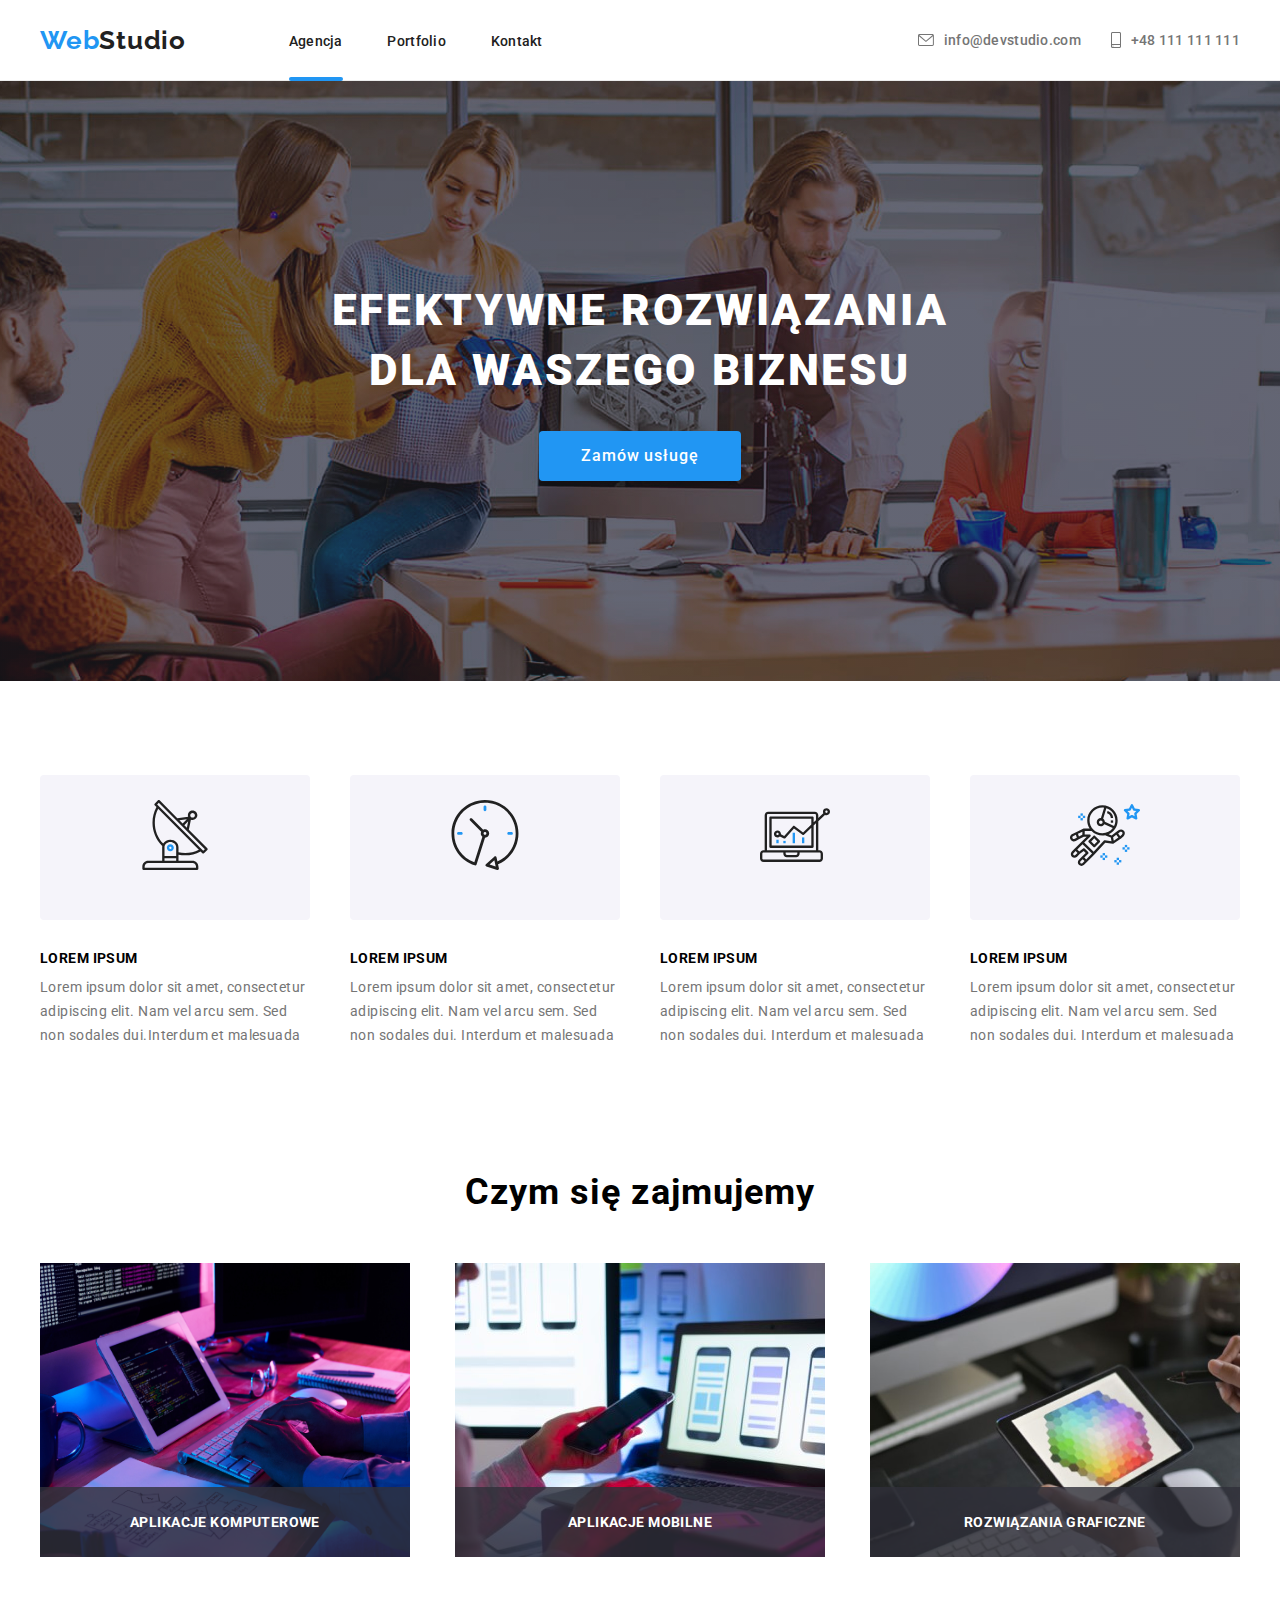
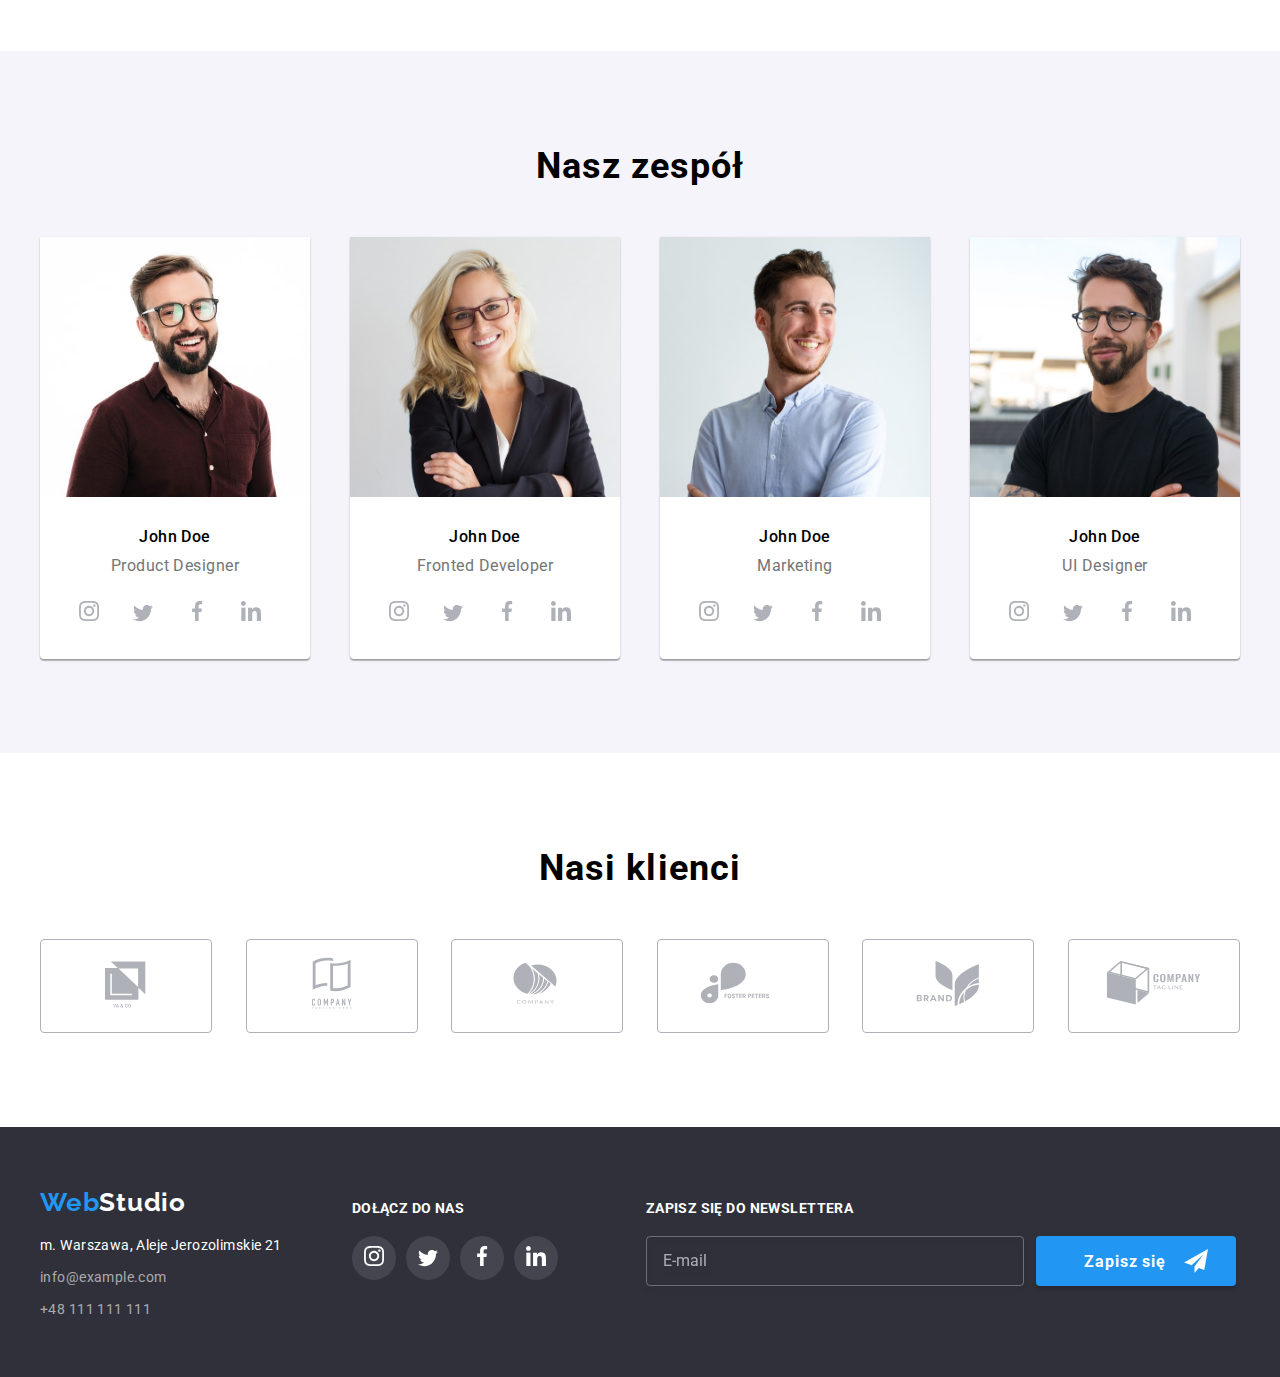
<file: index.html>
<!DOCTYPE html>
<html lang="pl">

<head>
    <meta charset="UTF-8">
    <meta http-equiv="X-UA-Compatible" content="IE=edge">
    <meta name="viewport" content="width=device-width, initial-scale=1.0">
    <title>Studio</title>
    <link rel="preconnect" href="https://fonts.googleapis.com">
    <link rel="preconnect" href="https://fonts.gstatic.com" crossorigin>
    <link
        href="https://fonts.googleapis.com/css2?family=Raleway:wght@700&family=Roboto:wght@400;500;700;900&display=swap"
        rel="stylesheet">
    <link rel="stylesheet" href="css/main.min.css">
</head>

<body>
    <!--header-->
    <header>
        <nav class="navigation">
            <div class="navigation__box container">
                <a href="index.html" class="logo logo--dark"><span class="logo__item">Web</span>Studio</a>
                <button class="navigation__burger">
                    <svg class="navigation__burger-icon">
                        <use href="./images/svg/sprite.svg#icon-menu"></use>
                    </svg>
                </button>
                <div class="navigation__items">
                    <ul class="navigation__list">
                        <li class="navigation__list-item"><a class="navigation__link active-page"
                                href="index.html">Agencja</a></li>
                        <li class="navigation__list-item"><a class="navigation__link"
                                href="portfolio.html">Portfolio</a></li>
                        <li class="navigation__list-item"><a class="navigation__link" href="contact.html">Kontakt</a>
                        </li>
                    </ul>
                    <ul class="navigation__address-box">
                        <li class="navigation__address-box-item"><a
                                class="navigation__link navigation__contact-details navigation__item-mail"
                                href="mailto:info@example.com"><svg class="navigation__icon">
                                    <use href="./images/svg/sprite.svg#icon-envelope"></use>
                                </svg>info@devstudio.com</a></li>
                        <li class="navigation__address-box-item"><a class="navigation__link navigation__contact-details"
                                href="tel:+48111111111"><svg class="navigation__icon navigation__icon-phone ">
                                    <use href="./images/svg/sprite.svg#icon-smartphone"></use>
                                </svg>+48 111 111 111</a></li>
                    </ul>
                </div>

            </div>
        </nav>
        <!-- mobile menu -->
    
        <div class="menu">
            <div class="menu__close">
                <svg class="menu__close-icon">
                    <use href="./images/svg/sprite.svg#icon-iks"></use>
                </svg>
            </div>
            <div class="menu__list">
                <ul class="menu__nav">
                    <li class="menu__nav-item"><a class="menu__link active-page-menu" href="index.html">Agencja</a></li>
                    <li class="menu__nav-item"><a class="menu__link" href="portfolio.html">Portfolio</a></li>
                    <li class="menu__nav-item"><a class="menu__link" href="contact.html">Kontakt</a></li>
                </ul>
                <ul class="menu__address-box">
                    <li class="menu__address-box-item"><a class="menu__address-box-tel" href="tel:+48111111111">+48 111
                            111 111</a></li>
                    <li class="menu__address-box-item"><a class="menu__address-box-mail"
                            href="mailto:info@example.com">info@devstudio.com</a></li>
                </ul>
                <ul class="menu__social">
                    <li class="menu__social-item"><a href="#" class="menu__social-link social-line">Instagram</a></li>
                    <li class="menu__social-item"><a href="#" class="menu__social-link social-line">Twitter</a></li>
                    <li class="menu__social-item"><a href="#" class="menu__social-link social-line">Facebook</a></li>
                    <li class="menu__social-item"><a href="#" class="menu__social-link">LinkedIn</a></li>
                </ul>
            </div>
        </div>


        <section class="hero">
            <div class="hero__img">
                <!--button-->
                <div class="hero__text">
                    <h1>EFEKTYWNE ROZWIĄZANIA DLA WASZEGO BIZNESU</h1>
                    <button type="button" class="hero__btn btn btn--main" data-modal-open>Zamów usługę</button>
                </div>
            </div>
        </section>
    </header>
    <main>
        <!--main-->
        <!--Nasze atuty-->
        <section class="about-us section ">
            <div class="container">
                <ul class="about-us__cards">
                    <li class="about-us__card">
                        <div class="about-us__card-icon-wrapper"> <svg class="about-us__card-icon" width="70"
                                height="70">
                                <use href="images/svg/sprite.svg#icon-antenna"></use>
                            </svg></div>
                        <h3 class="about-us__card-heading">Lorem ipsum</h3>
                        <p class="about-us__text">
                            Lorem ipsum dolor sit amet, consectetur adipiscing elit. Nam vel arcu sem. Sed non sodales
                            dui.Interdum et malesuada
                        </p>
                    </li>
                    <li class="about-us__card">
                        <div class="about-us__card-icon-wrapper"> <svg class="about-us__card-icon" width="70"
                                height="70">
                                <use href="images/svg/sprite.svg#icon-clock"></use>
                            </svg></div>
                        <h3 class="about-us__card-heading">Lorem ipsum</h3>
                        <p class="about-us__text">
                            Lorem ipsum dolor sit amet, consectetur adipiscing elit. Nam vel arcu sem. Sed non sodales
                            dui. Interdum et malesuada
                        </p>
                    </li>
                    <li class="about-us__card">
                        <div class="about-us__card-icon-wrapper"> <svg class="about-us__card-icon" width="70"
                                height="70">
                                <use href="images/svg/sprite.svg#icon-diagram"></use>
                            </svg></div>

                        <h3 class="about-us__card-heading">Lorem ipsum</h3>
                        <p class="about-us__text">
                            Lorem ipsum dolor sit amet, consectetur adipiscing elit. Nam vel arcu sem. Sed non sodales
                            dui. Interdum et malesuada
                        </p>
                    </li>
                    <li class="about-us__card">
                        <div class="about-us__card-icon-wrapper"> <svg class="about-us__card-icon" width="70"
                                height="70">
                                <use href="images/svg/sprite.svg#icon-astronaut"></use>
                            </svg></div>
                        <h3 class="about-us__card-heading">Lorem ipsum</h3>
                        <p class="about-us__text">
                            Lorem ipsum dolor sit amet, consectetur adipiscing elit. Nam vel arcu sem. Sed non sodales
                            dui. Interdum et malesuada
                        </p>
                    </li>
                </ul>
                <!--Czym się zajmujemy-->
                <div class="about-us__heading">
                    <h2 class="section-header">Czym się zajmujemy</h2>
                </div>
                <ul class="about-us__boxes">
                    <li class="about-us__boxes-img"><img src="images/about-us-image1.jpg" alt="osoba pisząca kod w tle klawiatura tablet oraz monitor komputera"
                            width="370" height="294">
                        <div class="about-us__boxes-text-wrapper">
                            <p class="about-us__boxes-text">aplikacje komputerowe</p>
                        </div>
                    </li>
                    <li class="about-us__boxes-img"><img src="images/about-us-image2.jpg" alt="osoba pracująca przy laptopie trzymająca w reku smartfona"
                            width="370" height="294">
                        <div class="about-us__boxes-text-wrapper">
                            <p class="about-us__boxes-text">aplikacje mobilne</p>
                        </div>
                    </li>
                    <li class="about-us__boxes-img"><img src="images/about-us-image3.jpg" alt="grafik komputerowy wybierający kolor z palety barw w tle tablet oraz monitor komputera" width="370"
                            height="294">
                        <div class="about-us__boxes-text-wrapper">
                            <p class="about-us__boxes-text">rozwiązania graficzne</p>
                        </div>
                    </li>
                </ul>
            </div>
        </section>
        <!--Nasz zespół-->
        <section class="team section">
            <div class="container">
                <h2 class="section-header">Nasz zespół</h2>
                <ul class="team__cards">
                    <li class="team__card">
                        <img src="images/team1.jpg" alt="członek zespołu John Doe">
                        <div class="team__card-text">
                            <h5>John Doe</h5>
                            <p>Product Designer</p>
                            <ul class="team__social-icon-wrapper">
                                <li class="elipse-icon"><a href="#"><svg class="social-icon social-icon--dark">
                                            <use href="images/svg/sprite.svg#icon-instagram"></use>
                                        </svg></a></li>
                                <li class="elipse-icon"><a href="#"></a><svg class="social-icon social-icon--dark">
                                        <use href="images/svg/sprite.svg#icon-twitter"></use>
                                    </svg>
                                    </a></li>
                                <li class="elipse-icon"><a href="#"> <svg class="social-icon social-icon--dark">
                                            <use href="images/svg/sprite.svg#icon-facebook"></use>
                                        </svg></a>
                                </li>
                                <li class="elipse-icon"><a href="#"><svg class="social-icon social-icon--dark">
                                            <use href="images/svg/sprite.svg#icon-linkedin"></use>
                                        </svg></a></li>
                            </ul>
                        </div>
                    </li>
                    <li class="team__card">
                        <img src="images/team2.jpg" alt="członek zespołu John Doe">
                        <div class="team__card-text">
                            <h5>John Doe</h5>
                            <p>Fronted Developer</p>
                            <ul class="team__social-icon-wrapper">
                                <li class="elipse-icon"><a href="#"><svg class="social-icon social-icon--dark">
                                            <use href="images/svg/sprite.svg#icon-instagram"></use>
                                        </svg></a></li>
                                <li class="elipse-icon"><a href="#"></a><svg class="social-icon social-icon--dark">
                                        <use href="images/svg/sprite.svg#icon-twitter"></use>
                                    </svg>
                                    </a></li>
                                <li class="elipse-icon"><a href="#"> <svg class="social-icon social-icon--dark">
                                            <use href="images/svg/sprite.svg#icon-facebook"></use>
                                        </svg></a>
                                </li>
                                <li class="elipse-icon"><a href="#"><svg class="social-icon social-icon--dark">
                                            <use href="images/svg/sprite.svg#icon-linkedin"></use>
                                        </svg></a></li>
                            </ul>
                        </div>
                    </li>
                    <li class="team__card">
                        <img src="images/team3.jpg" alt="członek zespołu John Doe">
                        <div class="team__card-text">
                            <h5>John Doe</h5>
                            <p>Marketing</p>
                            <ul class="team__social-icon-wrapper">
                                <li class="elipse-icon"><a href="#"><svg class="social-icon social-icon--dark">
                                            <use href="images/svg/sprite.svg#icon-instagram"></use>
                                        </svg></a></li>
                                <li class="elipse-icon"><a href="#"></a><svg class="social-icon social-icon--dark">
                                        <use href="images/svg/sprite.svg#icon-twitter"></use>
                                    </svg>
                                    </a></li>
                                <li class="elipse-icon"><a href="#"> <svg class="social-icon social-icon--dark">
                                            <use href="images/svg/sprite.svg#icon-facebook"></use>
                                        </svg></a>
                                </li>
                                <li class="elipse-icon"><a href="#"><svg class="social-icon social-icon--dark">
                                            <use href="images/svg/sprite.svg#icon-linkedin"></use>
                                        </svg></a></li>
                            </ul>
                        </div>
                    </li>
                    <li class="team__card">
                        <img src="images/team4.jpg" alt="członek zespołu John Doe">
                        <div class="team__card-text">
                            <h5>John Doe</h5>
                            <p>UI Designer</p>
                            <ul class="team__social-icon-wrapper">
                                <li class="elipse-icon"><a href="#"><svg class="social-icon social-icon--dark">
                                            <use href="images/svg/sprite.svg#icon-instagram"></use>
                                        </svg></a></li>
                                <li class="elipse-icon"><a href="#"></a><svg class="social-icon social-icon--dark">
                                        <use href="images/svg/sprite.svg#icon-twitter"></use>
                                    </svg>
                                    </a></li>
                                <li class="elipse-icon"><a href="#"> <svg class="social-icon social-icon--dark">
                                            <use href="images/svg/sprite.svg#icon-facebook"></use>
                                        </svg></a>
                                </li>
                                <li class="elipse-icon"><a href="#"><svg class="social-icon social-icon--dark">
                                            <use href="images/svg/sprite.svg#icon-linkedin"></use>
                                        </svg></a></li>
                            </ul>
                        </div>
                    </li>
                </ul>
            </div>
        </section>

        <!--Nasi klienci-->

        <section class="clients section">
            <div class="container">
                <h2 class="section-header">Nasi klienci</h2>
                <ul class="clients__wrapper">
                    <li class="clients__item"><a href="#"><svg class="clients__logo">
                                <use href="images/svg/sprite.svg#icon-client1-logo"></use>
                            </svg></a></li>
                    <li class="clients__item"><a href="#"><svg class="clients__logo">
                                <use href="images/svg/sprite.svg#icon-client2-logo"></use>
                            </svg></a></li>
                    <li class="clients__item"><a href="#"><svg class="clients__logo">
                                <use href="images/svg/sprite.svg#icon-client3-logo"></use>
                            </svg></a></li>
                    <li class="clients__item"><a href="#"><svg class="clients__logo">
                                <use href="images/svg/sprite.svg#icon-client4-logo"></use>
                            </svg></a></li>
                    <li class="clients__item"><a href="#"><svg class="clients__logo">
                                <use href="images/svg/sprite.svg#icon-client5-logo"></use>
                            </svg></a></li>
                    <li class="clients__item"><a href="#"><svg class="clients__logo">
                                <use href="images/svg/sprite.svg#icon-client6-logo"></use>
                            </svg></a></li>
                </ul>
            </div>
        </section>
    </main>
    <!--footer-->
    <footer class="footer">
        <div class="footer__boxes container">
        <!--address-->
            <div class="footer__box-left">
                <a href="index.html" class="logo logo--light"><span class="logo__item">Web</span>Studio</a>
                <address class="footer__box-address">
                    <p>m. Warszawa, Aleje Jerozolimskie 21</p>
                    <a class="footer__box-address-link" href="mailto:info@example.com">info@example.com</a>
                    <a class="footer__box-address-link" href="tel:+48111111111">+48 111 111 111</a>
                </address>
            </div>
            <div class="footer__box-middle">
                <h3 class="footer__header">Dołącz do nas</h3>
                <ul class="footer__social-icon-wrapper">
                    <li class="elipse-icon elipse-icon--dark"><a href="#"><svg class="social-icon social-icon--light">
                                <use href="images/svg/sprite.svg#icon-instagram"></use>
                            </svg></a></li>
                    <li class="elipse-icon elipse-icon--dark"><a href="#"></a><svg
                            class="social-icon social-icon--light">
                            <use href="images/svg/sprite.svg#icon-twitter"></use>
                        </svg></a></li>
                    <li class="elipse-icon elipse-icon--dark"><a href="#"> <svg class="social-icon social-icon--light">
                                <use href="images/svg/sprite.svg#icon-facebook"></use>
                            </svg></a></li>
                    <li class="elipse-icon elipse-icon--dark"><a href="#"><svg class="social-icon social-icon--light">
                                <use href="images/svg/sprite.svg#icon-linkedin"></use>
                            </svg></a></li>
                </ul>
            </div>
            <!--footer-newsletter-->
            <div class="footer__box-right">
                <h3 class="footer__header">zapisz się do newslettera</h3>
                <form class="newsletter">
                    <label for="newsletter">
                        <input type="email" class="newsletter__input" id="newsletter" placeholder="E-mail">
                    </label>
                    <button type="submit" class="newsletter__btn btn btn--main"><span
                            class="newsletter__btn-text">Zapisz
                            się</span>
                    </button>
                </form>
            </div>
        </div>
    </footer>
    <!--backdrop-modal-window-->
    <div class="backdrop is-hidden" data-modal>
        <div class="modal" data-modal-window>
            <div class="modal__box">
                <h4 class="modal__box-heading">Zostaw swoje dane w formularzu poniżej</h4>
                <form class="modal__form">
                    <label for="user-name" class="modal__form-label">Imię</label>
                    <input name="user-name" type="text" id="user-name" class="modal__form-input user-name-icon">
                    <label for="user_tel" class="modal__form-label">Telefon</label>
                    <input name="user-phone-number" type="tel" id="user_tel" class="modal__form-input tel-icon">
                    <label for="user_email" class="modal__form-label">Email</label>
                    <input name="user-email" type="email" id="user_email" class="modal__form-input email-icon">
                    <label for="user_msg" class="modal__form-label">Komentarz</label>
                    <textarea name="user-massage" id="user_msg" class="modal__form-input modal__form-textarea"
                        placeholder="Wprowadź tekst"></textarea>
                    <div class="modal__policy-box"><input name="policy-declaration-checkbox" type="checkbox"
                            id="policy_declaration" class="modal__checkbox-policy_declaration v-hidden">
                        <label for="policy_declaration" class="modal__policy-declaration">Oświadczam iż akceptuję <a
                                href="#">Regulamin</a> i <a href="#">Politykę Prywatności</a>.</label>
                    </div>
                    <button type="submit" class="modal__form-btn btn btn--main">Wyślij</button>
                </form>
            </div>
            <button class="modal__close-btn" type="button" data-modal-close><svg class="modal__close-icon" width="11"
                    height='11'>
                    <use href="./images/svg/sprite.svg#icon-iks"></use>
                </svg></button>
        </div>
    </div>
    <script src="modal.js"></script>
    <script src="menu.js"></script>
</body>

</html>
</file>
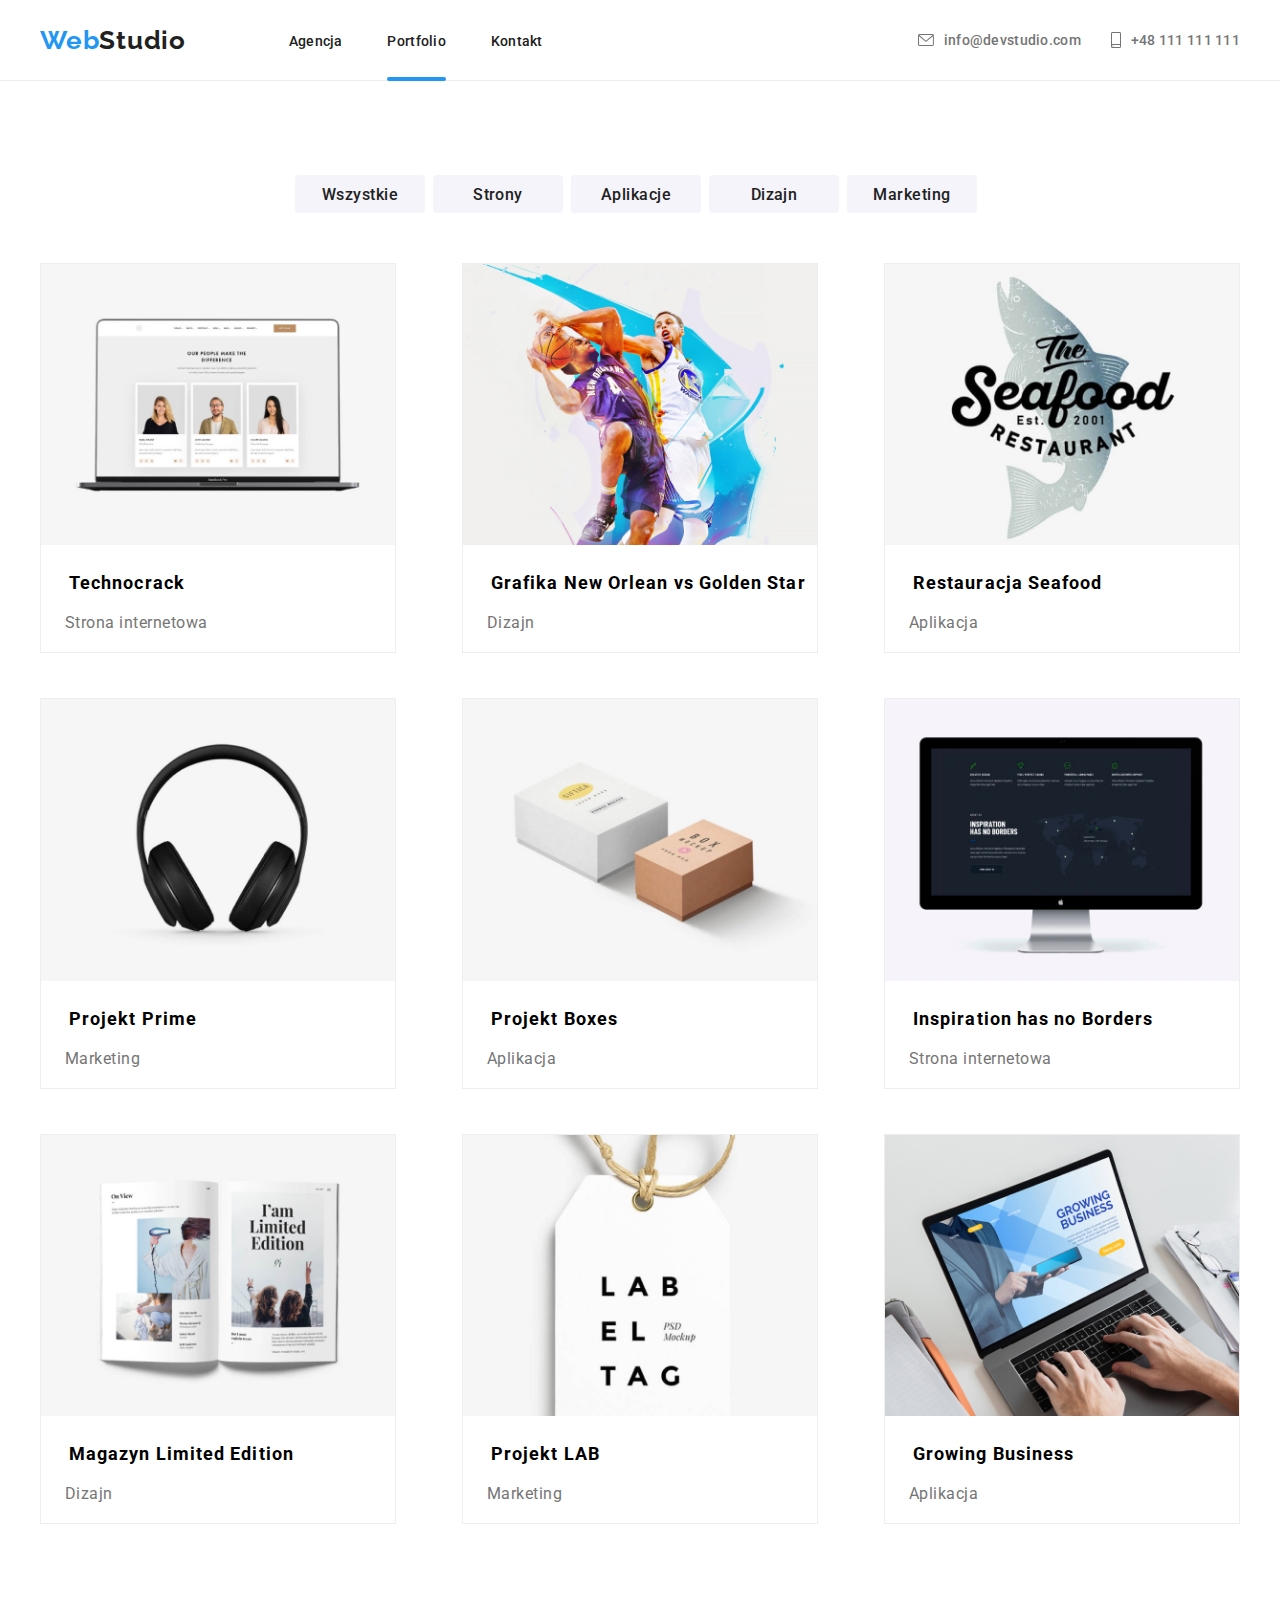
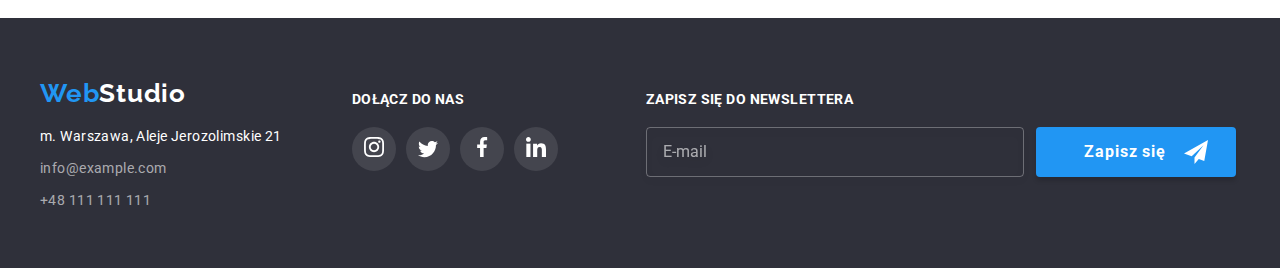
<file: portfolio.html>
<!DOCTYPE html>
<html lang="pl">

<head>
    <meta charset="UTF-8">
    <meta http-equiv="X-UA-Compatible" content="IE=edge">
    <meta name="viewport" content="width=device-width, initial-scale=1.0">
    <title>Studio</title>
    <link rel="preconnect" href="https://fonts.googleapis.com">
    <link rel="preconnect" href="https://fonts.gstatic.com" crossorigin>
    <link
        href="https://fonts.googleapis.com/css2?family=Raleway:wght@700&family=Roboto:wght@400;500;700;900&display=swap"
        rel="stylesheet">
    <link rel="stylesheet" href="css/main.min.css">
</head>

<body>
    <header>
        <nav class="navigation">
            <div class="navigation__box container">
                <a href="index.html" class="logo logo--dark"><span class="logo__item">Web</span>Studio</a>
                <button class="navigation__burger">
                    <svg class="navigation__burger-icon">
                        <use href="./images/svg/sprite.svg#icon-menu"></use>
                    </svg>
                </button>
                <div class="navigation__items">
                    <ul class="navigation__list">
                        <li class="navigation__list-item"><a class="navigation__link " href="index.html">Agencja</a>
                        </li>
                        <li class="navigation__list-item"><a class="navigation__link active-page"
                                href="portfolio.html">Portfolio</a></li>
                        <li class="navigation__list-item"><a class="navigation__link" href="contact.html">Kontakt</a>
                        </li>
                    </ul>
                    <ul class="navigation__address-box">
                        <li class="navigation__address-box-item"><a
                                class="navigation__link navigation__contact-details navigation__item-mail"
                                href="mailto:info@example.com"><svg class="navigation__icon">
                                    <use href="./images/svg/sprite.svg#icon-envelope"></use>
                                </svg>info@devstudio.com</a></li>
                        <li class="navigation__address-box-item"><a class="navigation__link navigation__contact-details"
                                href="tel:+48111111111"><svg class="navigation__icon navigation__icon-phone ">
                                    <use href="./images/svg/sprite.svg#icon-smartphone"></use>
                                </svg>+48 111 111 111</a></li>
                    </ul>
                </div>

            </div>
        </nav>
        <!-- mobile menu -->
        <div class="menu">
            <div class="menu__close">
                <svg class="menu__close-icon">
                    <use href="./images/svg/sprite.svg#icon-iks"></use>
                </svg>
            </div>
            <div class="menu__list">
                <ul class="menu__nav">
                    <li class="menu__nav-item"><a class="menu__link " href="index.html">Agencja</a></li>
                    <li class="menu__nav-item"><a class="menu__link active-page-menu"
                            href="portfolio.html">Portfolio</a></li>
                    <li class="menu__nav-item"><a class="menu__link" href="contact.html">Kontakt</a></li>
                </ul>
                <ul class="menu__address-box">
                    <li class="menu__address-box-item"><a class="menu__address-box-tel" href="tel:+48111111111">+48 111
                            111 111</a></li>
                    <li class="menu__address-box-item"><a class="menu__address-box-mail"
                            href="mailto:info@example.com">info@devstudio.com</a></li>
                </ul>
                <ul class="menu__social">
                    <li class="menu__social-item"><a href="#" class="menu__social-link social-line">Instagram</a></li>
                    <li class="menu__social-item"><a href="#" class="menu__social-link social-line">Twitter</a></li>
                    <li class="menu__social-item"><a href="#" class="menu__social-link social-line">Facebook</a></li>
                    <li class="menu__social-item"><a href="#" class="menu__social-link">LinkedIn</a></li>
                </ul>
            </div>
        </div>
    </header>
    <main>
        <section class="portfolio section">
            <div class="container">
                <ul class="portfolio__btns">
                    <li><button type="button" class="portfolio__btn btn btn--filter">Wszystkie</button></li>
                    <li><button type="button" class="portfolio__btn btn btn--filter">Strony</button></li>
                    <li><button type="button" class="portfolio__btn btn btn--filter">Aplikacje</button></li>
                    <li><button type="button" class="portfolio__btn btn btn--filter">Dizajn</button></li>
                    <li><button type="button" class="portfolio__btn btn btn--filter">Marketing</button></li>
                </ul>


                <ul class="portfolio__cards">
                    <li class="portfolio__card">
                        <div class="portfolio__card-img"><img src="images/technocrack.jpg" alt="technocrack website">
                            <div class="portfolio__card-text-wrapper">
                                <p class="portfolio__card-text">Technocrack jest popularną platformą wykorzystywaną do
                                    rozpowszechniania koronawirusa. Firmy wykorzystują tę platformę
                                    do celów szpiegowskich i ataków na niezabezpieczone serwery konkurencji </p>
                            </div>
                        </div>
                        <div class="portfolio__card-bottom-text">
                            <h4>Technocrack</h4>
                            <p class="portfolio__card-category">Strona internetowa</p>
                        </div>
                    </li>
                    <li class="portfolio__card">
                        <div class="portfolio__card-img">
                            <img src="images/new-orlean.jpg" alt="graphic New Orlean vs Golden Star">
                            <div class="portfolio__card-text-wrapper">
                                <p class="portfolio__card-text">Technocrack jest popularną platformą wykorzystywaną do
                                    rozpowszechniania koronawirusa. Firmy wykorzystują tę platformę
                                    do celów szpiegowskich i ataków na niezabezpieczone serwery konkurencji </p>
                            </div>
                        </div>
                        <h4>Grafika New Orlean vs Golden Star</h4>
                        <p class="portfolio__card-category">Dizajn</p>
                    </li>
                    <li class="portfolio__card">
                        <div class="portfolio__card-img">
                            <img src="images/seafood.jpg" alt="seafood restaurant app">
                            <div class="portfolio__card-text-wrapper">
                                <p class="portfolio__card-text">Technocrack jest popularną platformą wykorzystywaną do
                                    rozpowszechniania koronawirusa. Firmy wykorzystują tę platformę
                                    do celów szpiegowskich i ataków na niezabezpieczone serwery konkurencji </p>
                            </div>
                        </div>

                        <h4>Restauracja Seafood</h4>
                        <p class="portfolio__card-category">Aplikacja</p>
                    </li>
                    <li class="portfolio__card">
                        <div class="portfolio__card-img">

                            <img src="images/prime.jpg" alt="prime marketing project">
                            <div class="portfolio__card-text-wrapper">
                                <p class="portfolio__card-text">Technocrack jest popularną platformą wykorzystywaną do
                                    rozpowszechniania koronawirusa. Firmy wykorzystują tę platformę
                                    do celów szpiegowskich i ataków na niezabezpieczone serwery konkurencji </p>
                            </div>
                        </div>
                        <h4>Projekt Prime</h4>
                        <p class="portfolio__card-category">Marketing</p>
                    </li>
                    <li class="portfolio__card">
                        <div class="portfolio__card-img">

                            <img src="images/boxes.jpg" alt="boxes project app">
                            <div class="portfolio__card-text-wrapper">
                                <p class="portfolio__card-text">Technocrack jest popularną platformą wykorzystywaną do
                                    rozpowszechniania koronawirusa. Firmy wykorzystują tę platformę
                                    do celów szpiegowskich i ataków na niezabezpieczone serwery konkurencji </p>
                            </div>
                        </div>
                        <h4>Projekt Boxes</h4>
                        <p class="portfolio__card-category">Aplikacja</p>
                    </li>
                    <li class="portfolio__card">
                        <div class="portfolio__card-img">
                            <img src="images/inspirations.jpg" alt="Inspiration has no Borders website">
                            <div class="portfolio__card-text-wrapper">
                                <p class="portfolio__card-text">Technocrack jest popularną platformą wykorzystywaną do
                                    rozpowszechniania koronawirusa. Firmy wykorzystują tę platformę
                                    do celów szpiegowskich i ataków na niezabezpieczone serwery konkurencji </p>
                            </div>
                        </div>
                        <h4>Inspiration has no Borders</h4>
                        <p class="portfolio__card-category">Strona internetowa</p>
                    </li>
                    <li class="portfolio__card">
                        <div class="portfolio__card-img">
                            <img src="images/magazyn.jpg" alt="Magazyn Limited Edition design project">
                            <div class="portfolio__card-text-wrapper">
                                <p class="portfolio__card-text">Technocrack jest popularną platformą wykorzystywaną do
                                    rozpowszechniania koronawirusa. Firmy wykorzystują tę platformę
                                    do celów szpiegowskich i ataków na niezabezpieczone serwery konkurencji </p>
                            </div>
                        </div>
                        <h4>Magazyn Limited Edition</h4>
                        <p class="portfolio__card-category">Dizajn</p>
                    </li>
                    <li class="portfolio__card">
                        <div class="portfolio__card-img">
                            <img src="images/lab.jpg" alt="Lab marketing project">
                            <div class="portfolio__card-text-wrapper">
                                <p class="portfolio__card-text">Technocrack jest popularną platformą wykorzystywaną do
                                    rozpowszechniania koronawirusa. Firmy wykorzystują tę platformę
                                    do celów szpiegowskich i ataków na niezabezpieczone serwery konkurencji </p>
                            </div>
                        </div>
                        <h4>Projekt LAB</h4>
                        <p class="portfolio__card-category">Marketing</p>
                    </li>
                    <li class="portfolio__card">
                        <div class="portfolio__card-img">
                            <img src="images/growing-business.jpg" alt="Growing Business app">
                            <div class="portfolio__card-text-wrapper">
                                <p class="portfolio__card-text">Technocrack jest popularną platformą wykorzystywaną do
                                    rozpowszechniania koronawirusa. Firmy wykorzystują tę platformę
                                    do celów szpiegowskich i ataków na niezabezpieczone serwery konkurencji </p>
                            </div>
                        </div>
                        <h4>Growing Business</h4>
                        <p class="portfolio__card-category">Aplikacja</p>
                    </li>
                </ul>
            </div>
        </section>
    </main>
    <footer class="footer">
        <div class="footer__boxes container">
            <div class="footer__box-left">
                <a href="index.html" class="logo logo--light"><span class="logo__item">Web</span>Studio</a>
                <address class="footer__box-address">
                    <p>m. Warszawa, Aleje Jerozolimskie 21</p>
                    <a class="footer__box-address-link" href="mailto:info@example.com">info@example.com</a>
                    <a class="footer__box-address-link" href="tel:+48111111111">+48 111 111 111</a>
                </address>
            </div>
            <div class="footer__box-middle">
                <h3 class="footer__header">Dołącz do nas</h3>
                <ul class="footer__social-icon-wrapper">
                    <li class="elipse-icon elipse-icon--dark"><a href="#"><svg class="social-icon social-icon--light">
                                <use href="images/svg/sprite.svg#icon-instagram"></use>
                            </svg></a></li>
                    <li class="elipse-icon elipse-icon--dark"><a href="#"></a><svg
                            class="social-icon social-icon--light">
                            <use href="images/svg/sprite.svg#icon-twitter"></use>
                        </svg></a></li>
                    <li class="elipse-icon elipse-icon--dark"><a href="#"> <svg class="social-icon social-icon--light">
                                <use href="images/svg/sprite.svg#icon-facebook"></use>
                            </svg></a></li>
                    <li class="elipse-icon elipse-icon--dark"><a href="#"><svg class="social-icon social-icon--light">
                                <use href="images/svg/sprite.svg#icon-linkedin"></use>
                            </svg></a></li>
                </ul>
            </div>
            <div class="footer__box-right">
                <h3 class="footer__header">zapisz się do newslettera</h3>
                <form class="newsletter">
                    <label for="newsletter">
                        <input type="email" class="newsletter__input" id="newsletter" placeholder="E-mail">
                    </label>
                    <button type="submit" class="newsletter__btn btn btn--main"><span
                            class="newsletter__btn-text">Zapisz
                            się</span>
                    </button>
                </form>
            </div>
        </div>
    </footer>
    <script src="menu.js"></script>
</body>

</html>
</file>
<file: css/main.min.css>
@media (min-width: 55px) {
  .newsletter__input {
    margin-top: 20px;
    padding-left: 16px;
    width: 270px;
    height: 46px;
    border: 1px solid rgba(255, 255, 255, 0.3);
    filter: drop-shadow(0px 4px 4px rgba(0, 0, 0, 0.15));
    border-radius: 4px;
    background: none;
    letter-spacing: 0.03em;
    color: rgba(255, 255, 255, 0.6);
  }
}

@media (min-width: 480px) {
  .newsletter__input {
    margin-top: 20px;
    padding-left: 16px;
    width: 430px;
    height: 46px;
    border: 1px solid rgba(255, 255, 255, 0.3);
    filter: drop-shadow(0px 4px 4px rgba(0, 0, 0, 0.15));
    border-radius: 4px;
    background: none;
    letter-spacing: 0.03em;
    color: rgba(255, 255, 255, 0.6);
  }
}

.v-hidden {
  position: absolute !important;
  clip: rect(1px 1px 1px 1px);
  clip: rect(1px, 1px, 1px, 1px);
  padding: 0 !important;
  border: 0 !important;
  height: 1px !important;
  width: 1px !important;
  overflow: hidden;
}
@keyframes animateModal {
  0% {
    transform: translate(-50%, -50%) scale(0) rotate3d(0, 0, 1, 0deg);
  }
  100% {
    transform: translate(-50%, -50%) scale(1) rotate3d(0, 0, 1, 720deg);
  }
}

@keyframes moveUp {
  from {
    top: 100%;
  }
  to {
    top: 0;
  }
}

body {
  font-family: "Roboto", sans-serif;
  margin: 0;
}
h1,
h2,
h3,
h4,
h5,
h6,
p {
  margin: 0;
  padding: 0;
}
img {
  display: block;
}
ul {
  list-style: none;
  margin: 0;
  padding: 0;
}
a {
  text-decoration: none;
}
.container {
  width: 96%;
  margin: 0 auto;
}
.section {
  padding: 60px 0;
}
.section-header {
  padding-bottom: 30px;
  font-weight: bold;
  font-size: 28px;
  text-align: center;
  letter-spacing: 0.03em;
}
.social-icon {
  width: 20px;
  height: 20px;
  transition: fill 0.25s cubic-bezier(0.4, 0, 0.2, 1);
}
.social-icon--dark {
  fill: #afb1b8;
}
.social-icon--light {
  fill: #fff;
}
.elipse-icon {
  margin-right: 10px;
  width: 44px;
  height: 44px;
  border-radius: 50%;
  display: flex;
  align-items: center;
  justify-content: center;
  cursor: pointer;
  transition: background-color 0.25s cubic-bezier(0.4, 0, 0.2, 1);
}
.elipse-icon:hover,
.elipse-icon:focus {
  background-color: #2196f3;
}
.elipse-icon:hover .social-icon,
.elipse-icon:focus .social-icon {
  fill: #fff;
}
.elipse-icon--dark {
  background-color: rgba(255, 255, 255, 0.1);
}
.social-line::after {
  content: "";
  height: 22px;
  width: 1px;
  border: 1px solid rgba(33, 33, 33, 0.2);
  margin-left: 10px;
}
.navigation {
  border-bottom: 1px solid #ececec;
  background-color: #fff;
  height: 60px;
}
.navigation__box {
  height: 100%;
  align-items: center;
  display: flex;
  justify-content: space-between;
}
.navigation__items {
  display: none;
}
.navigation__burger {
  padding: 12px 8px;
  border: none;
  background-color: transparent;
  transition: fill 0.25s cubic-bezier(0.4, 0, 0.2, 1);
}
.navigation__burger-icon {
  fill: #212121;
  width: 24px;
  height: 16px;
}
.navigation__burger:hover .navigation__burger-icon,
.navigation__burger:focus .navigation__burger-icon {
  fill: #2196f3;
}
.hero__img {
  display: block;
  width: 100%;
  height: 400px;
  background-image: linear-gradient(
      rgba(47, 48, 58, 0.4),
      rgba(47, 48, 58, 0.4)
    ),
    url("../images/hero-img/image-header-mobile.jpg");
  background-position: center;
  background-size: cover;
  background-repeat: no-repeat;
}
.hero__text {
  text-align: center;
  color: #fff;
  max-width: 365px;
  margin: 0 auto;
  padding-top: 118px;
}
.hero__text h1 {
  text-transform: uppercase;
  font-weight: 900;
  font-size: 26px;
  letter-spacing: 0.06em;
  line-height: 162%;
}
.hero__btn {
  margin-top: 30px;
  padding: 0 42px;
  height: 50px;
}
.about-us {
  background-color: #fff;
}
.about-us__card-icon-wrapper {
  margin-bottom: 30px;
  padding-top: 25px;
  width: 100%;
  height: 120px;
  background: #f5f4fa;
  border-radius: 4px;
  text-align: center;
}
.about-us__card {
  width: 100%;
  margin-bottom: 30px;
}
.about-us__card:last-child {
  margin-bottom: 0;
}
.about-us__card-heading {
  text-align: center;
  font-weight: bold;
  font-size: 14px;
  letter-spacing: 0.03em;
  text-transform: uppercase;
}
.about-us__text {
  margin-top: 10px;
  padding: 0;
  font-size: 14px;
  letter-spacing: 0.03em;
  line-height: 1.7;
  color: #757575;
}
.about-us__boxes {
  display: none;
}
.about-us__heading {
  display: none;
}
.team {
  background-color: #f5f4fa;
}
.team__card {
  margin-bottom: 30px;
  width: 100%;
  background-color: #fff;
  box-shadow: 0px 1px 3px rgba(0, 0, 0, 0.12), 0px 1px 1px rgba(0, 0, 0, 0.14),
    0px 2px 1px rgba(0, 0, 0, 0.2);
  border-radius: 0px 0px 4px 4px;
}
.team__card:last-child {
  margin-bottom: 0;
}
.team__card-text {
  padding-top: 30px;
  padding-bottom: 24px;
  margin: 0 auto;
  text-align: center;
  width: 216px;
}
.team__card img {
  width: 100%;
  height: auto;
}
.team__card h5 {
  margin-bottom: 10px;
  font-weight: 500;
  font-size: 16px;
  letter-spacing: 0.03em;
}
.team__card p {
  font-size: 16px;
  letter-spacing: 0.03em;
  color: #757575;
}
.team__social-icon-wrapper {
  display: flex;
  margin-top: 16px;
}
.clients__wrapper {
  display: flex;
  justify-content: space-between;
  flex-wrap: wrap;
}
.clients__item {
  margin-bottom: 30px;
  width: 45%;
  height: 92px;
  border: 1px solid #afb1b8;
  border-radius: 4px;
  display: flex;
  align-items: center;
  justify-content: center;
  cursor: pointer;
  transition: border 0.25s cubic-bezier(0.4, 0, 0.2, 1);
}
.clients__item:hover,
.clients__item:focus {
  border: 1px solid #2196f3;
}
.clients__item:hover .clients__logo,
.clients__item:focus .clients__logo {
  fill: #2196f3;
}
.clients__logo {
  width: 106px;
  height: 60px;
  fill: #afb1b8;
  transition: fill 0.25s cubic-bezier(0.4, 0, 0.2, 1);
}
.footer {
  background-color: #2f303a;
}
.footer__boxes {
  padding: 60px 0;
  text-align: center;
}
.footer__box-address {
  color: #fff;
  font-size: 14px;
  font-style: normal;
  letter-spacing: 0.03em;
  display: flex;
  flex-direction: column;
}
.footer__box-address p {
  padding-top: 20px;
}
.footer__box-address-link {
  padding-top: 16px;
  color: rgba(255, 255, 255, 0.6);
  transition: color 0.25s cubic-bezier(0.4, 0, 0.2, 1);
}
.footer__box-address-link:hover,
.footer__box-address-link:focus {
  color: #2196f3;
}
.footer__header {
  padding-top: 60px;
  color: #fff;
  font-weight: bold;
  font-size: 14px;
  letter-spacing: 0.03em;
  text-transform: uppercase;
}
.footer__box-middle {
  margin: 0 auto;
  width: 216px;
}
.footer__social-icon-wrapper {
  display: flex;
  padding-top: 20px;
}
.portfolio__btns {
  padding-bottom: 20px;
  display: flex;
  justify-content: flex-start;
  flex-wrap: wrap;
}
.portfolio__btn {
  margin-right: 8px;
  width: 130px;
  height: 38px;
  margin-bottom: 15px;
  transition: background 0.25s cubic-bezier(0.4, 0, 0.2, 1),
    color 0.25s cubic-bezier(0.4, 0, 0.2, 1),
    box-shadow 0.25s cubic-bezier(0.4, 0, 0.2, 1);
}
.portfolio__btn:hover,
.portfolio__btn:focus {
  background: #2196f3;
  box-shadow: 0px 3px 1px rgba(0, 0, 0, 0.1), 0px 1px 2px rgba(0, 0, 0, 0.08),
    0px 2px 2px rgba(0, 0, 0, 0.12);
  color: #fff;
}
.portfolio__cards {
  display: flex;
  flex-wrap: wrap;
  justify-content: space-between;
}
.portfolio__card {
  margin-top: 15px;
  margin-bottom: 30px;
  width: 100%;
  height: auto;
  border: 1px solid #eee;
  cursor: pointer;
  transition: box-shadow 0.25s cubic-bezier(0.4, 0, 0.2, 1);
  overflow: hidden;
}
.portfolio__card:focus,
.portfolio__card:hover {
  box-shadow: 0px 1px 1px rgba(0, 0, 0, 0.12), 0px 4px 4px rgba(0, 0, 0, 0.06),
    1px 4px 6px rgba(0, 0, 0, 0.16);
}
.portfolio__card:last-of-type {
  margin-bottom: 0;
}
.portfolio__card:focus .portfolio__card-text-wrapper,
.portfolio__card:hover .portfolio__card-text-wrapper {
  animation: moveUp 1s ease-in-out forwards;
}
.portfolio__card-img {
  position: relative;
  overflow: hidden;
}
.portfolio__card-img img {
  width: 100%;
  height: auto;
}
.portfolio__card-text-wrapper {
  position: absolute;
  top: 100%;
  left: 0;
  width: 100%;
  height: 294px;
  background-color: rgba(33, 150, 243, 0.9);
}
.portfolio__card-text {
  padding: 49px 45px 49px 24px;
  font-size: 18px;
  letter-spacing: 0.03em;
  color: #fff;
  line-height: 28px;
}
.portfolio__card h4 {
  padding: 27px 0 20px 28px;
  font-weight: bold;
  font-size: 18px;
  letter-spacing: 0.06em;
}
.portfolio__card-category {
  padding-left: 24px;
  padding-bottom: 20px;
  font-size: 16px;
  letter-spacing: 0.03em;
  color: #757575;
}
.btn {
  font-family: "Roboto", sans-serif;
  font-weight: 500;
  font-size: 16px;
  text-align: center;
  border: none;
  border-radius: 4px;
  cursor: pointer;
  letter-spacing: 0.06em;
}
.btn--main {
  padding-top: 10px;
  padding-bottom: 10px;
  background-color: #2196f3;
  box-shadow: 0px 4px 4px rgba(0, 0, 0, 0.15);
  color: #fff;
}
.btn--filter {
  padding: 6px 22px;
  background-color: #f5f4fa;
  color: #212121;
  letter-spacing: 0.03em;
}
.logo {
  font-family: "Raleway", sans-serif;
  font-weight: bold;
  font-size: 26px;
  letter-spacing: 0.03em;
}
.logo__item {
  color: #2196f3;
}
.logo--dark {
  color: #212121;
}
.logo--light {
  color: #fff;
}
.active-page {
  position: relative;
}
.active-page::after {
  content: "";
  position: absolute;
  bottom: -32px;
  left: 0;
  background-color: #2196f3;
  border-radius: 2px;
  height: 4px;
  width: 100%;
}
.active-page-menu {
  color: #2196f3 !important;
}
.backdrop {
  position: fixed;
  top: 0;
  left: 0;
  width: 100%;
  height: 100%;
  background-color: rgba(0, 0, 0, 0.2);
}
.animated-modal {
  animation: animateModal 0.4s;
}
.is-hidden {
  opacity: 0;
  visibility: hidden;
  pointer-events: none;
}
.modal {
  position: absolute;
  width: 96%;
  left: 50%;
  transform: translate(-50%, -50%);
  top: 50%;
  background-color: #fff;
  box-shadow: 0px 1px 3px rgba(0, 0, 0, 0.12), 0px 1px 1px rgba(0, 0, 0, 0.14),
    0px 2px 1px rgba(0, 0, 0, 0.2);
  border-radius: 4px;
}
.modal__close-btn {
  position: absolute;
  right: 8px;
  top: 8px;
  width: 30px;
  height: 30px;
  background: #fff;
  border: 1px solid rgba(0, 0, 0, 0.1);
  border-radius: 50%;
  cursor: pointer;
}
.modal__close-btn:hover .modal__close-icon {
  fill: #2196f3;
}
.modal__close-icon {
  position: absolute;
  top: 50%;
  left: 50%;
  transform: translate(-50%, -50%);
}
.modal__box {
  padding: 40px;
}
.modal__box-heading {
  font-weight: bold;
  font-size: 20px;
  text-align: center;
  letter-spacing: 0.03em;
  color: #212121;
}
.modal__form {
  position: relative;
  margin-top: 2px;
  display: flex;
  flex-direction: column;
  font-size: 12px;
  letter-spacing: 0.01em;
  color: #757575;
}
.modal__form-label {
  margin: 10px 0 4px;
}
.modal__form-input {
  height: 40px;
  border: 1px solid rgba(33, 33, 33, 0.2);
  border-radius: 4px;
  background-repeat: no-repeat;
  background-position: 15px 14px;
  padding-left: 42px;
  color: #212121;
  font-size: 12px;
  transition: outline 0.25s cubic-bezier(0.4, 0, 0.2, 1),
    box-shadow 0.25s cubic-bezier(0.4, 0, 0.2, 1);
}
.modal__form-input:focus {
  border-radius: 4px;
  outline: none;
  border: 1px solid #2196f3;
  transition: border 250ms cubic-bezier(0.4, 0, 0.2, 1);
}
.modal__form-textarea {
  padding: 12px 16px;
  resize: none;
  height: 120px;
  line-height: 14px;
}
.modal__form-textarea::placeholder {
  color: rgba(117, 117, 117, 0.5);

  font-family: "Roboto";
  font-style: normal;
  font-weight: 400;
  font-size: 12px;
  line-height: 14px;
  letter-spacing: 0.01em;
}

@media (max-width: 480px) {
  .modal__form-textarea::placeholder {
    color: rgba(117, 117, 117, 0.5);

    font-family: "Roboto";
    font-style: normal;
    font-weight: 400;
    font-size: 14px;
    line-height: 16px;
    letter-spacing: 0.01em;
  }
}

@media (max-width: 768px) {
  .modal__form-textarea::placeholder {
    color: rgba(117, 117, 117, 0.5);

    font-family: "Roboto";
    font-style: normal;
    font-weight: 400;
    font-size: 14px;
    line-height: 16px;
    letter-spacing: 0.01em;
  }
}

@media (max-width: 1200px) {
  .modal__form-textarea::placeholder {
    color: rgba(117, 117, 117, 0.5);

    font-family: "Roboto";
    font-style: normal;
    font-weight: 400;
    font-size: 14px;
    line-height: 16px;
    letter-spacing: 0.01em;
  }
}

.modal__form-btn {
  margin: 30px auto 0;
  width: 200px;
  height: 50px;
}
.modal__policy-declaration {
  margin-left: 24px;
  font-size: 12px;
  line-height: 1.5;
  letter-spacing: 0.03em;
  color: #757575;
}
.modal__policy-declaration a {
  color: #2196f3;
  text-decoration: underline;
}
.modal__policy-declaration::before {
  position: absolute;
  left: 0;
  content: "";
  width: 14px;
  height: 13px;
  outline: 1px solid #212121;
  border-radius: 2px;
  transition: outline 0.25s cubic-bezier(0.4, 0, 0.2, 1),
    background-color 0.25s cubic-bezier(0.4, 0, 0.2, 1);
}
.modal__policy-box {
  position: relative;
  padding-top: 20px;
  margin: auto;
}

.modal__checkbox-policy_declaration:checked
  + .modal__policy-declaration::before {
  background-color: #2196f3;
  outline: none;
  background-image: url("../images/svg/icon-check.svg");
  background-repeat: no-repeat;
  background-position: center center;
}

.user-name-icon {
  background-image: url("../images/svg/icon-user.svg");
}
.user-name-icon:focus {
  background-image: url("../images/svg/icon-user-main-color.svg");
}
.tel-icon {
  background-image: url("../images/svg/icon-tel.svg");
}
.tel-icon:focus {
  background-image: url("../images/svg/icon-tel-main-color.svg");
}
.email-icon {
  background-image: url("../images/svg/icon-email.svg");
}
.email-icon:focus {
  background-image: url("../images/svg/icon-email-main-color.svg");
}

------------------------------------------------------------------------
  @media
  (min-width: 768px) {
  .newsletter__input {
    margin-top: 20px;
    padding-left: 16px;
    width: 430px;
    height: 46px;
    border: 1px solid rgba(255, 255, 255, 0.3);
    filter: drop-shadow(0px 4px 4px rgba(0, 0, 0, 0.15));
    border-radius: 4px;
    background: none;
    letter-spacing: 0.03em;
    color: rgba(255, 255, 255, 0.6);
  }
}
.newsletter__input::placeholder {
  color: rgba(255, 255, 255, 0.6);
  font-family: "Roboto";
  font-style: normal;
  font-weight: 400;
  font-size: 16px;
  line-height: 20px;
}
.newsletter__btn {
  position: relative;
  width: 200px;
  height: 50px;
  margin-top: 20px;
  text-align: left;
}
.newsletter__btn-text {
  font-weight: 700;
  margin-left: 42px;
}
.newsletter__btn-text::after {
  content: url("../images/svg/icon_send.svg");
  width: 24px;
  height: 24px;
  position: absolute;
  left: 148px;
  top: 13px;
}
.menu {
  display: none;
  width: 100%;
  height: 100vh;
  background-color: #fff;
  position: fixed;
  top: 0;
  left: 0;
  letter-spacing: 0.02em;
  z-index: 100;
}
.menu__close {
  position: absolute;
  top: 21px;
  right: 26px;
  width: 40px;
  height: 40px;
}
.menu__close:hover .menu__close-icon,
.menu__close:focus .menu__close-icon {
  fill: #2196f3;
}
.menu__close-icon {
  width: 20px;
  height: 20px;
  fill: #212121;
  position: absolute;
  top: 50%;
  left: 50%;
  transform: translate(-50%, -50%);
  transition: fill 0.25s cubic-bezier(0.4, 0, 0.2, 1);
}
.menu__list {
  padding-left: 40px;
  padding-top: 48px;
  font-weight: 500;

  width: 100%;
  height: 100vh;
  position: fixed;
}
.menu__nav {
  font-size: 40px;
}
.menu__nav-item {
  margin-bottom: 40px;
}
.menu__link {
  color: #212121;
  transition: color 0.25s cubic-bezier(0.4, 0, 0.2, 1);
}
.menu__link:hover {
  color: #2196f3;
}
.menu__address-box {
  margin-top: 150px;
}
.menu__address-box-item {
  margin-bottom: 35px;
}
.menu__address-box-tel {
  font-size: 30px;
  color: #2196f3;
}
.menu__address-box-mail {
  font-size: 24px;
  color: #757575;
}
.menu__social {
  display: flex;
  margin-bottom: 50px;
  flex-wrap: wrap;
}
.menu__social-item {
  margin-top: 30px;
}
.menu__social-link {
  color: #2196f3;
  margin-right: 10px;
  font-size: 18px;
}
@media (min-width: 480px) {
  .container {
    width: 450px;
  }
  .about-us__card {
    width: 450px;
    margin: 0 auto;
  }
  .team__card {
    width: 450px;
  }
  .clients__item {
    width: 210px;
  }
  .modal {
    width: 450px;
  }
}
@media (min-width: 768px) {
  .container {
    width: 738px;
  }
  .navigation {
    height: 80px;
  }
  .navigation__burger {
    display: none;
  }
  .navigation__items {
    display: flex;
    margin-left: 83px;
  }
  .navigation__list {
    margin-right: 85px;
    display: flex;
    align-items: center;
    width: 282px;
    justify-content: space-between;
  }
  .navigation__icon {
    fill: #757575;
    width: 14px;
    height: 10px;
    margin-right: 8px;
    transition: fill 0.25s cubic-bezier(0.4, 0, 0.2, 1);
  }
  .navigation__icon-phone {
    width: 10px;
    height: 14px;
  }
  .navigation__link {
    font-weight: 500;
    font-size: 14px;
    letter-spacing: 0.02em;
    color: #212121;
    transition: color 0.25s cubic-bezier(0.4, 0, 0.2, 1);
  }
  .navigation__link:hover,
  .navigation__link:focus {
    color: #2196f3;
  }
  .navigation__address-box {
    height: 80px;
    display: flex;
    flex-direction: column;
    justify-content: space-evenly;
  }
  .navigation__contact-details {
    color: #757575;
    font-size: 12px;
    display: flex;
    align-items: center;
  }
  .navigation__contact-details:focus .navigation__icon,
  .navigation__contact-details:hover .navigation__icon {
    fill: #2196f3;
  }
  .hero__img {
    background-image: linear-gradient(
        rgba(47, 48, 58, 0.4),
        rgba(47, 48, 58, 0.4)
      ),
      url("../images/hero-img/image-header-tablet.jpg");
  }
  .about-us__cards {
    display: flex;
    justify-content: space-between;
    flex-direction: row;
    flex-wrap: wrap;
  }
  .about-us__card {
    margin: 0;
    width: 345px;
  }
  .about-us__card:first-child {
    margin-bottom: 30px;
  }
  .about-us__card-heading {
    text-align: left;
  }
  .team__cards {
    display: flex;
    flex-wrap: wrap;
    justify-content: space-between;
  }
  .team__card {
    width: 354px;
  }
  .team__card:last-child {
    margin-bottom: 30px;
  }
  .clients__item {
    width: 226px;
  }
  .footer__boxes {
    display: flex;
    align-items: start;
    flex-wrap: wrap;
  }
  .footer__header {
    padding-top: 0;
  }
  .footer__box-left {
    margin-left: 60px;
  }
  .footer__box-middle {
    margin: 0;
    margin-left: 144px;
    width: 216px;
  }
  .footer__box-right {
    margin-top: 60px;
    margin-left: 151px;
  }
  .newsletter__input {
    display: block;
    margin: 0 auto;
    margin-top: 20px;
    width: 450px;

    font-family: "Roboto";
    font-style: normal;
    font-weight: 400;
    font-size: 14px;
    line-height: 16px;
    letter-spacing: 0.01em;
  }
  .portfolio__card {
    width: 354px;
  }
}
@media (min-width: 1200px) {
  .container {
    width: 1200px;
  }
  .section {
    padding: 94px 0;
  }
  .section-header {
    font-size: 36px;
    padding-bottom: 50px;
  }
  .navigation__items {
    display: flex;
    margin-left: 93px;
  }
  .navigation__list {
    margin-right: 345px;
    display: flex;
    align-items: center;
    width: 254px;
    justify-content: space-between;
  }
  .navigation__address-box {
    flex-direction: row;
    align-items: center;
  }
  .navigation__contact-details {
    font-size: 14px;
    display: flex;
    margin-left: 30px;
  }
  .navigation__icon {
    width: 16px;
    height: 12px;
    margin-right: 10px;
  }
  .navigation__icon-phone {
    width: 10px;
    height: 16px;
  }
  .hero__img {
    margin: 0 auto;
    height: 600px;
    max-width: 1600px;
    background-image: linear-gradient(
        rgba(47, 48, 58, 0.4),
        rgba(47, 48, 58, 0.4)
      ),
      url("../images/hero-img/image-header-desktop.jpg");
  }
  .hero__text {
    max-width: 696px;
    padding-top: 200px;
  }
  .hero__text h1 {
    font-size: 44px;
    line-height: 136%;
  }
  .about-us__card {
    width: 270px;
    margin-bottom: 0;
  }
  .about-us__heading {
    display: block;
    padding-top: 94px;
  }
  .about-us__boxes {
    display: flex;
    justify-content: space-between;
  }
  .about-us__boxes-img {
    position: relative;
  }
  .about-us__boxes-text {
    font-weight: bold;
    font-size: 14px;
    text-align: center;
    letter-spacing: 0.03em;
    text-transform: uppercase;
    color: #fff;
  }
  .about-us__boxes-text-wrapper {
    position: absolute;
    background: rgba(47, 48, 58, 0.8);
    left: 0;
    top: 224px;
    width: 100%;
    height: 70px;
    display: flex;
    align-items: center;
    justify-content: center;
  }
  .team__card {
    width: 270px;
    margin-bottom: 0;
  }
  .team__card:last-child {
    margin-bottom: 0;
  }
  .clients__item {
    width: 170px;
    margin-bottom: 0;
  }
  .footer__boxes {
    padding: 60px 0;
    display: flex;
    flex-wrap: nowrap;
    text-align: left;
  }
  .footer__header {
    padding-top: 13px;
  }
  .footer__box-middle {
    margin-left: 70px;
  }
  .footer__box-right {
    margin-left: 78px;
    margin-top: 0;
  }
  .footer__box-left {
    margin-left: 0;
  }
  .newsletter {
    display: flex;
  }
  .newsletter__input {
    margin-top: 20px;
    width: 358px;
  }
  .newsletter__btn {
    margin-left: 12px;
  }
  .portfolio__btns {
    justify-content: center;
  }
  .portfolio__card:nth-child(8) {
    margin-bottom: 0;
  }
  .portfolio__card:nth-child(7) {
    margin-bottom: 0;
  }
  .modal {
    width: 528px;
  }
  .modal__policy-declaration {
    font-size: 14px;
  }
  .modal__policy-declaration::before {
    width: 16px;
    height: 15px;
    margin-top: 2px;
  }
}
@media (min-device-pixel-ratio: 2),
  (min-resolution: 192dpi),
  (min-resolution: 2dppx) and (max-width: 768px) {
  .hero__img {
    background-image: linear-gradient(
        rgba(47, 48, 58, 0.4),
        rgba(47, 48, 58, 0.4)
      ),
      url("../images/hero-img/image-hero@2xmobile.jpg");
  }
}
@media (min-device-pixel-ratio: 2),
  (min-resolution: 192dpi),
  (min-resolution: 2dppx) and (min-width: 768px) {
  .hero__img {
    background-image: linear-gradient(
        rgba(47, 48, 58, 0.4),
        rgba(47, 48, 58, 0.4)
      ),
      url("../images/hero-img/image-hero@2x-tablet.jpg");
  }
}
@media (min-device-pixel-ratio: 2),
  (min-resolution: 192dpi),
  (min-resolution: 2dppx) and (min-width: 1200px) {
  .hero__img {
    background-image: linear-gradient(
        rgba(47, 48, 58, 0.4),
        rgba(47, 48, 58, 0.4)
      ),
      url("../images/hero-img/image-hero@2x-desktop.jpg");
  }
}
</file>
